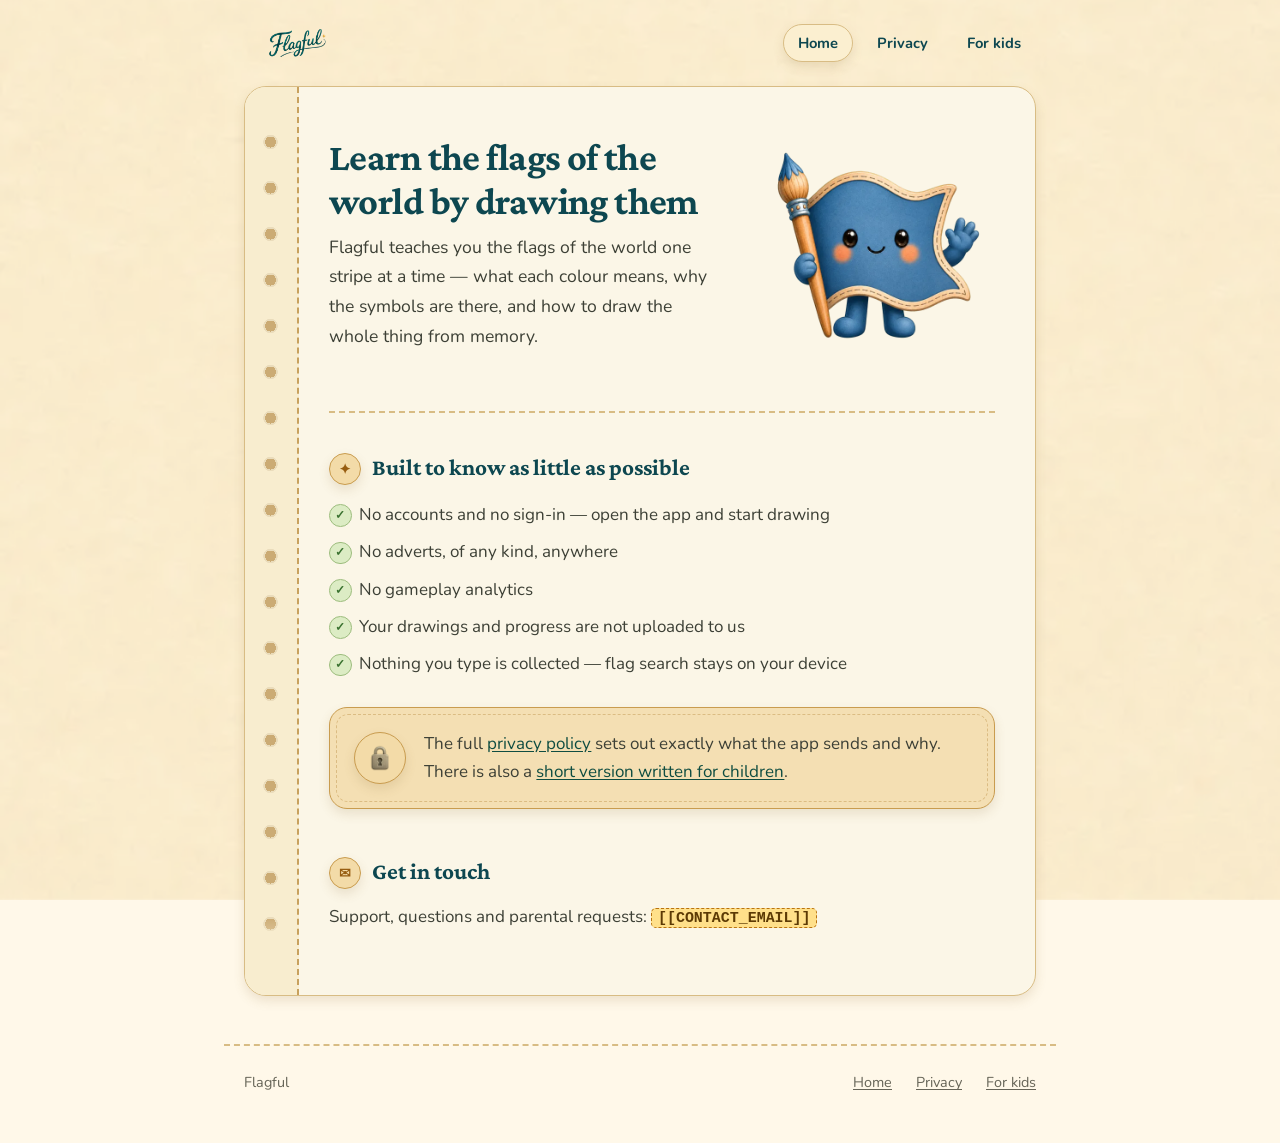
<file: index.html>
<!doctype html>
<html lang="en">
  <head>
    <meta charset="utf-8" />
    <meta name="viewport" content="width=device-width, initial-scale=1" />
    <title>Flagful — learn the flags of the world by drawing them</title>
    <meta
      name="description"
      content="Flagful is a drawing game for learning the flags of the world. No accounts, no adverts, no gameplay analytics."
    />
    <link rel="icon" href="assets/favicon.png" />
    <link rel="stylesheet" href="style.css" />
  </head>
  <body>
    <header class="site">
      <div class="wrap">
        <a class="brand" href="/"
          ><img src="assets/logo.webp" alt="Flagful"
        /></a>
        <nav>
          <a href="/" aria-current="page">Home</a>
          <a href="/privacy.html">Privacy</a>
          <a href="/privacy-kids.html">For kids</a>
        </nav>
      </div>
    </header>

    <main class="wrap">
      <article class="notebook">
        <div class="hero">
          <div class="hero-copy">
            <h1>Learn the flags of the world by drawing them</h1>
            <p class="lede">
              Flagful teaches you the flags of the world one stripe at a time —
              what each colour means, why the symbols are there, and how to draw
              the whole thing from memory.
            </p>
          </div>
          <img
            class="mascot"
            src="assets/flaggy-waving.webp"
            alt="Flaggy, the Flagful mascot, waving"
          />
        </div>

        <hr class="cutline" />

        <h2><span class="num">✦</span> Built to know as little as possible</h2>
        <ul class="yep">
          <li>No accounts and no sign-in — open the app and start drawing</li>
          <li>No adverts, of any kind, anywhere</li>
          <li>No gameplay analytics</li>
          <li>Your drawings and progress are not uploaded to us</li>
          <li>
            Nothing you type is collected — flag search stays on your device
          </li>
        </ul>

        <div class="callout with-icon">
          <div class="medallion">
            <img src="assets/icon-lock.webp" alt="" role="presentation" />
          </div>
          <div>
            <p>
              The full <a href="/privacy.html">privacy policy</a> sets out
              exactly what the app sends and why. There is also a
              <a href="/privacy-kids.html">short version written for children</a
              >.
            </p>
          </div>
        </div>

        <h2><span class="num">✉</span> Get in touch</h2>
        <p>
          Support, questions and parental requests:
          <span class="todo">[[CONTACT_EMAIL]]</span>
        </p>
      </article>
    </main>

    <footer class="site">
      <div class="wrap">
        <span>Flagful</span>
        <span class="spacer"></span>
        <a href="/">Home</a>
        <a href="/privacy.html">Privacy</a>
        <a href="/privacy-kids.html">For kids</a>
      </div>
    </footer>
  </body>
</html>
</file>
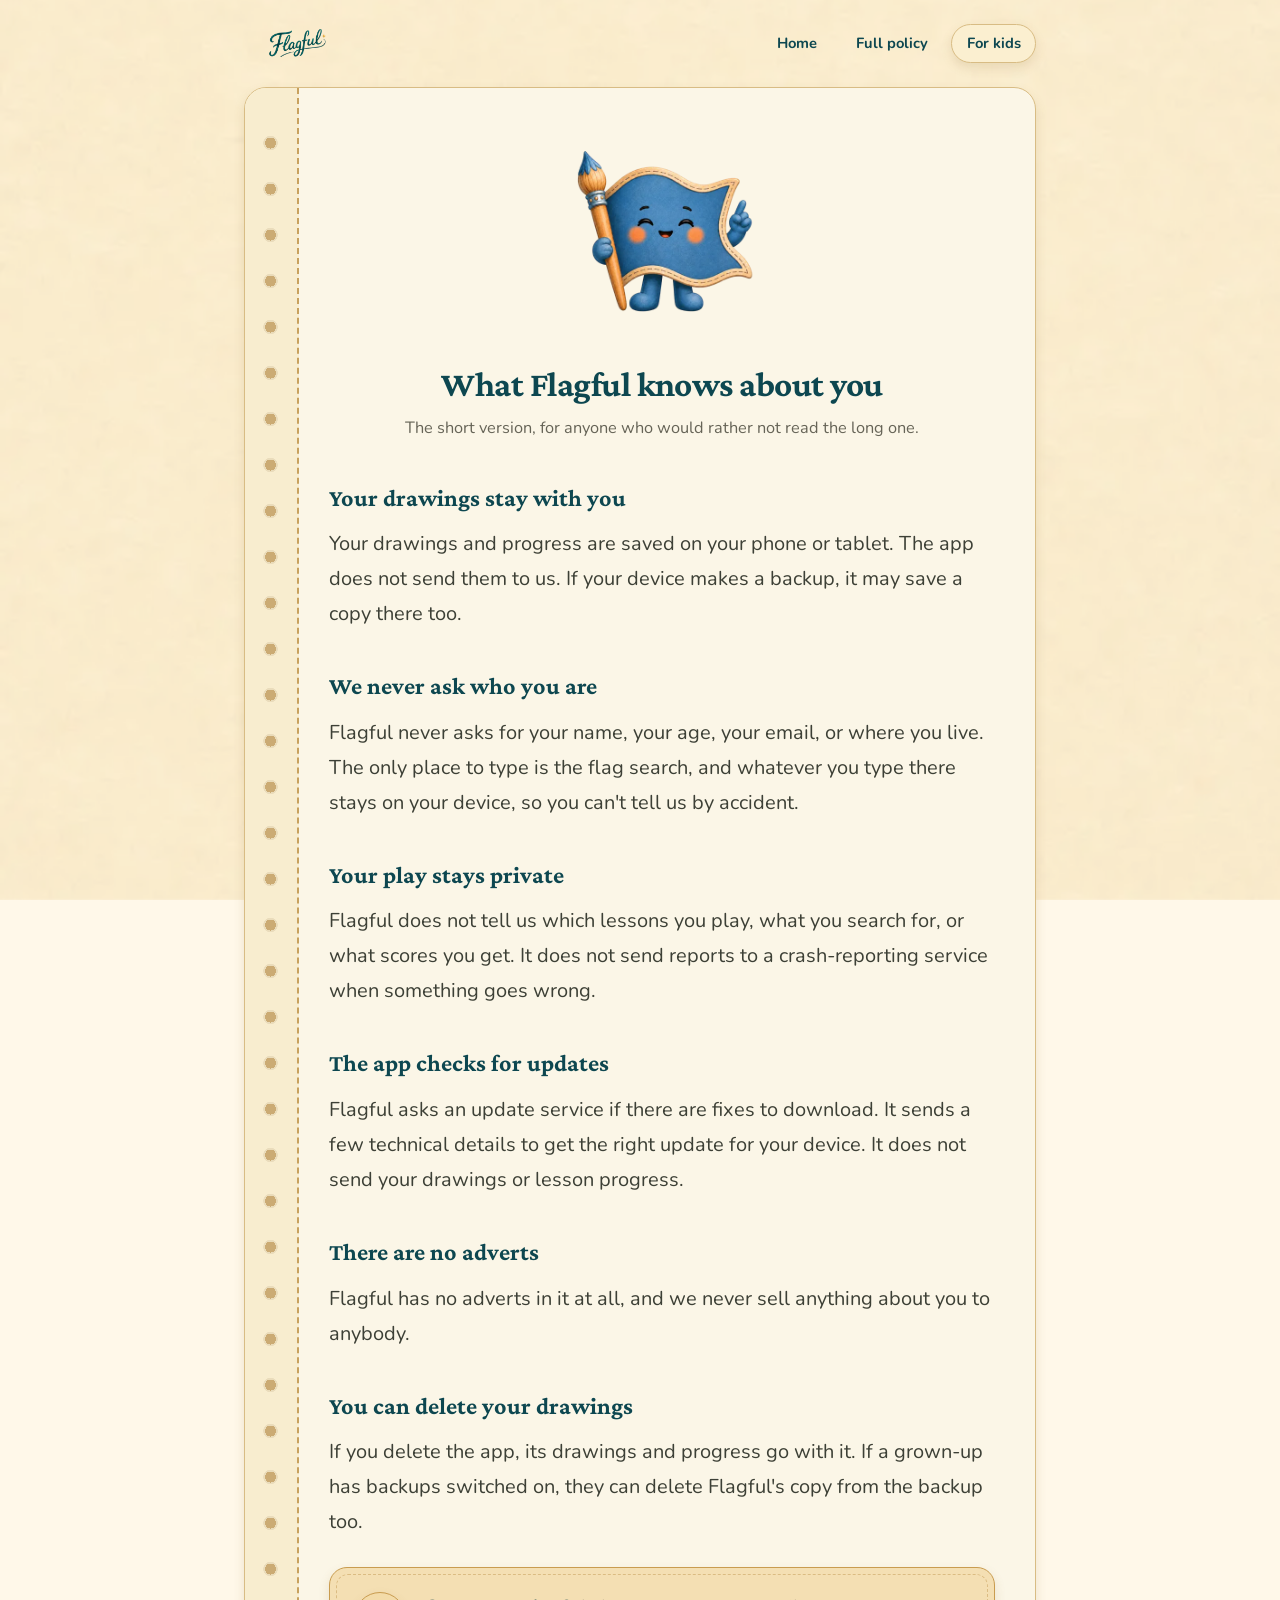
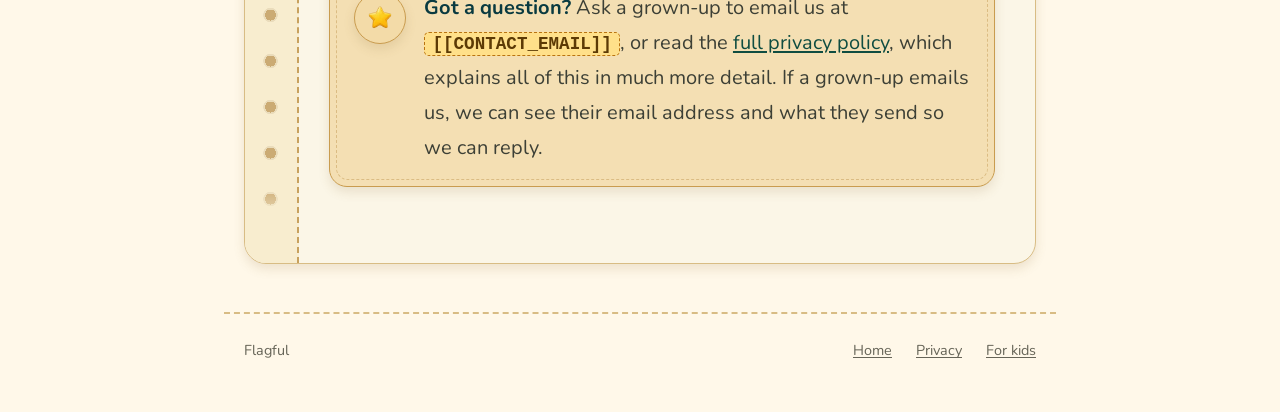
<file: privacy-kids.html>
<!doctype html>
<html lang="en">
  <head>
    <meta charset="utf-8" />
    <meta name="viewport" content="width=device-width, initial-scale=1" />
    <title>What Flagful knows about you</title>
    <meta
      name="description"
      content="A short, plain explanation of what Flagful knows about you, written to be read by children."
    />
    <link rel="icon" href="assets/favicon.png" />
    <link rel="stylesheet" href="style.css" />
  </head>
  <body class="kids">
    <header class="site">
      <div class="wrap">
        <a class="brand" href="/"
          ><img src="assets/logo.webp" alt="Flagful"
        /></a>
        <nav>
          <a href="/">Home</a>
          <a href="/privacy.html">Full policy</a>
          <a href="/privacy-kids.html" aria-current="page">For kids</a>
        </nav>
      </div>
    </header>

    <main class="wrap">
      <article class="notebook">
        <img
          class="mascot-centre"
          src="assets/flaggy-storyteller.webp"
          alt="Flaggy, the Flagful mascot, telling a story"
        />

        <h1>What Flagful knows about you</h1>
        <p class="meta">
          The short version, for anyone who would rather not read the long one.
        </p>

        <h2>Your drawings stay with you</h2>
        <p>
          Your drawings and progress are saved on your phone or tablet. The app
          does not send them to us. If your device makes a backup, it may save a
          copy there too.
        </p>

        <h2>We never ask who you are</h2>
        <p>
          Flagful never asks for your name, your age, your email, or where you
          live. The only place to type is the flag search, and whatever you type
          there stays on your device, so you can't tell us by accident.
        </p>

        <h2>Your play stays private</h2>
        <p>
          Flagful does not tell us which lessons you play, what you search for,
          or what scores you get. It does not send reports to a crash-reporting
          service when something goes wrong.
        </p>

        <h2>The app checks for updates</h2>
        <p>
          Flagful asks an update service if there are fixes to download. It
          sends a few technical details to get the right update for your device.
          It does not send your drawings or lesson progress.
        </p>

        <h2>There are no adverts</h2>
        <p>
          Flagful has no adverts in it at all, and we never sell anything about
          you to anybody.
        </p>

        <h2>You can delete your drawings</h2>
        <p>
          If you delete the app, its drawings and progress go with it. If a
          grown-up has backups switched on, they can delete Flagful's copy from
          the backup too.
        </p>

        <div class="callout with-icon">
          <div class="medallion">
            <img src="assets/icon-star.webp" alt="" role="presentation" />
          </div>
          <div>
            <p>
              <strong>Got a question?</strong> Ask a grown-up to email us at
              <span class="todo">[[CONTACT_EMAIL]]</span>, or read the
              <a href="/privacy.html">full privacy policy</a>, which explains
              all of this in much more detail. If a grown-up emails us, we can
              see their email address and what they send so we can reply.
            </p>
          </div>
        </div>
      </article>
    </main>

    <footer class="site">
      <div class="wrap">
        <span>Flagful</span>
        <span class="spacer"></span>
        <a href="/">Home</a>
        <a href="/privacy.html">Privacy</a>
        <a href="/privacy-kids.html">For kids</a>
      </div>
    </footer>
  </body>
</html>
</file>
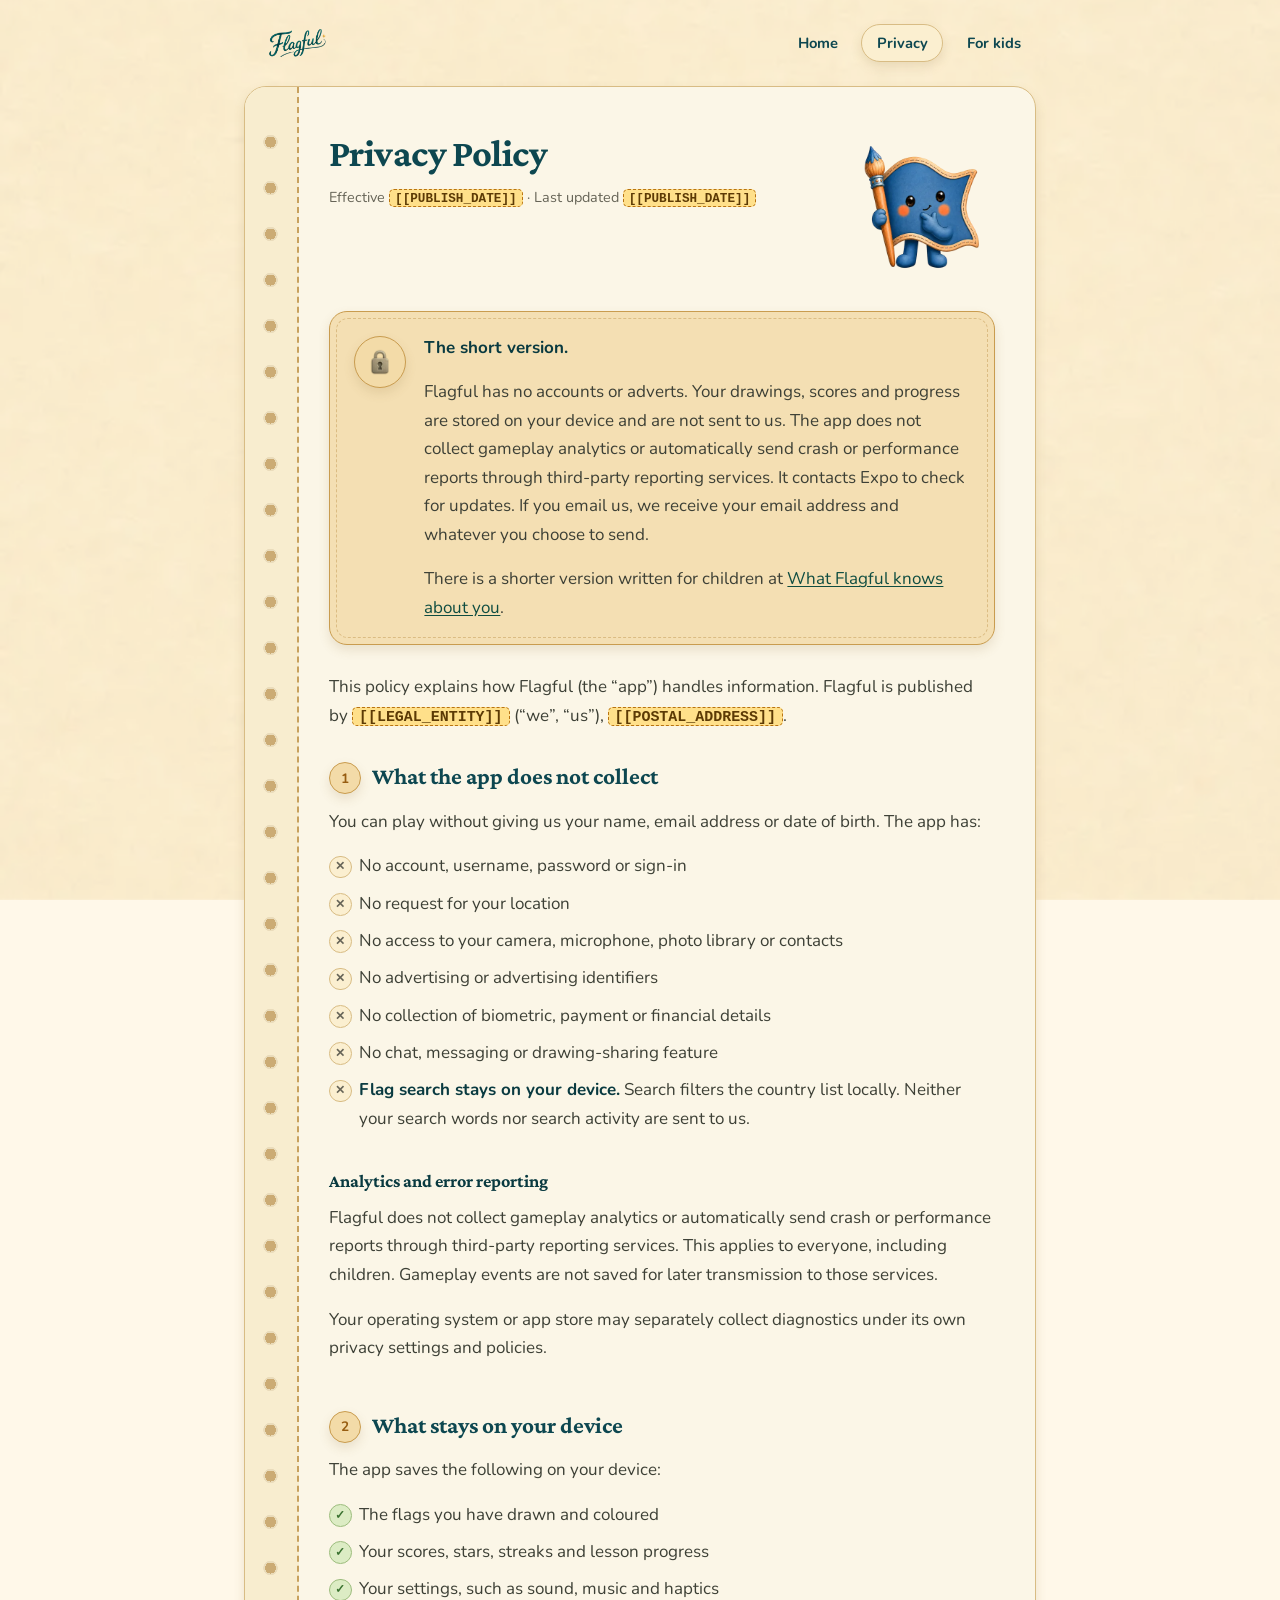
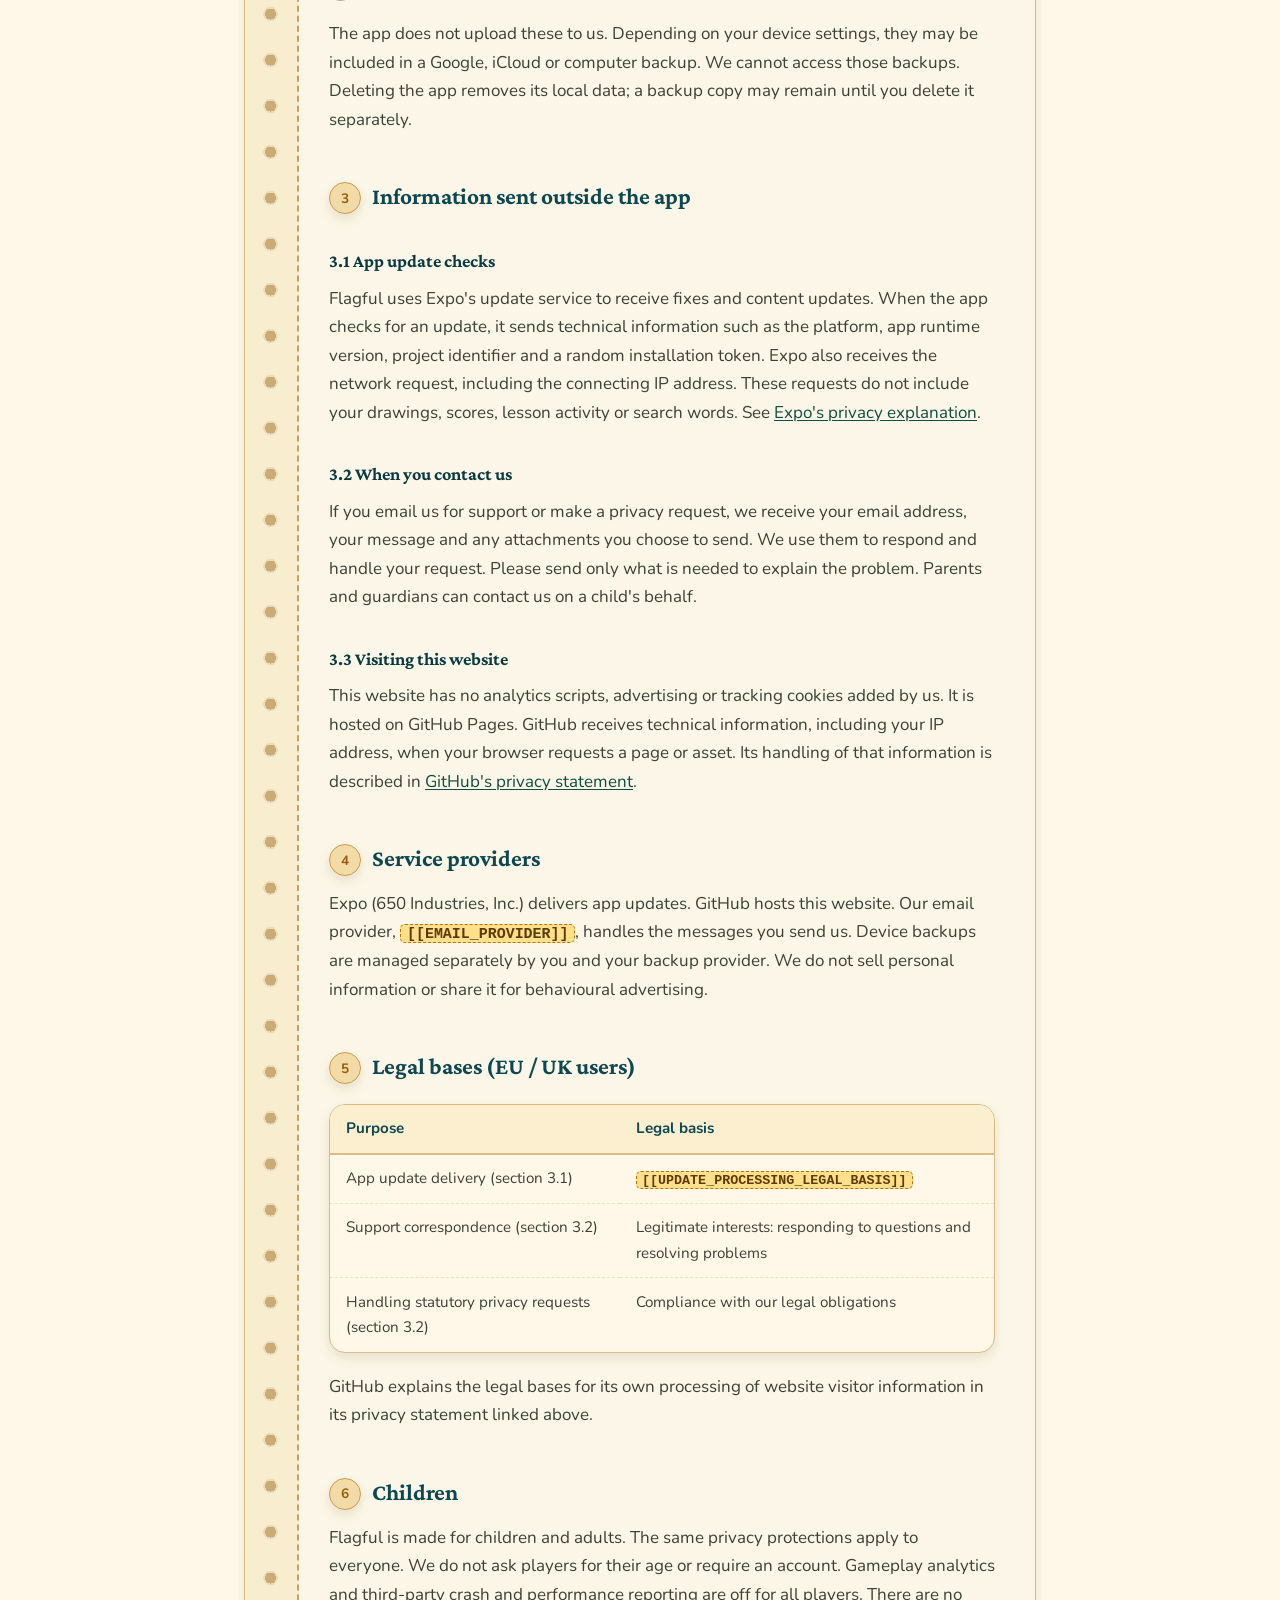
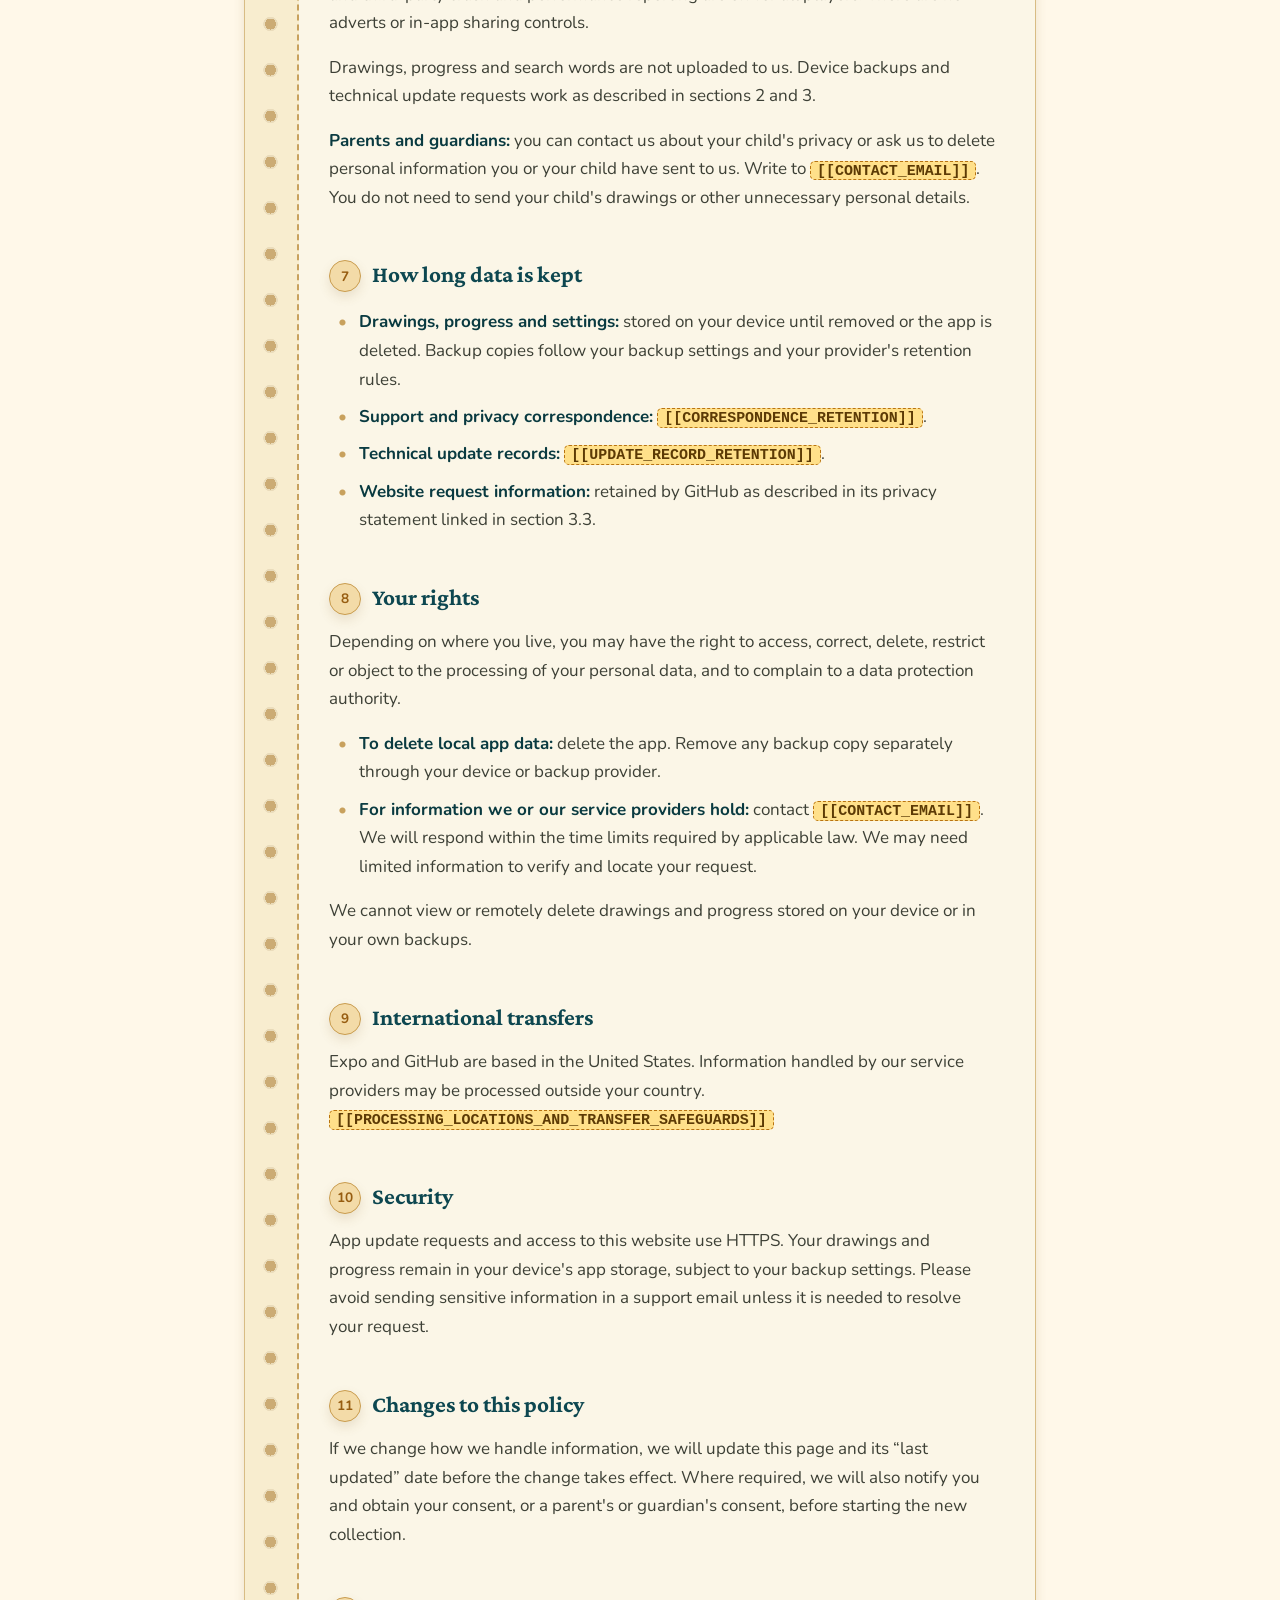
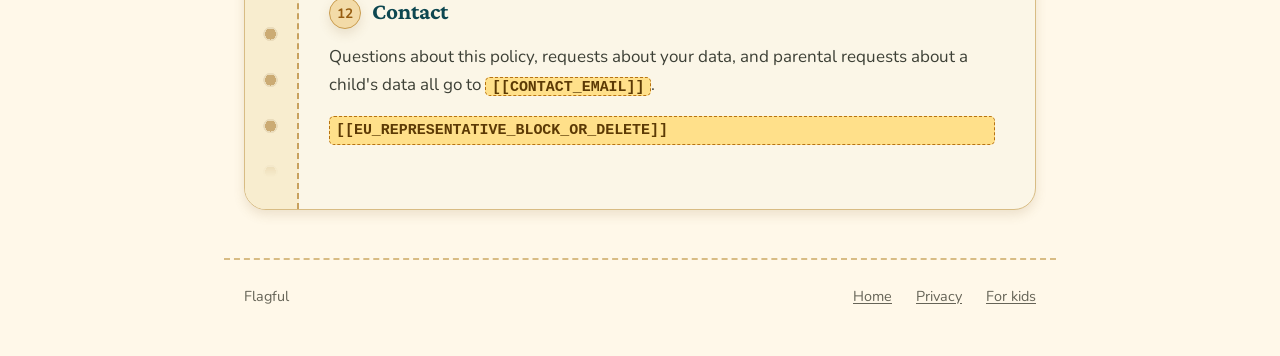
<file: privacy.html>
<!doctype html>
<html lang="en">
  <head>
    <meta charset="utf-8" />
    <meta name="viewport" content="width=device-width, initial-scale=1" />
    <title>Privacy Policy — Flagful</title>
    <meta
      name="description"
      content="What Flagful collects, what it does not, and how to exercise your rights."
    />
    <link rel="icon" href="assets/favicon.png" />
    <link rel="stylesheet" href="style.css" />
  </head>
  <body>
    <header class="site">
      <div class="wrap">
        <a class="brand" href="/"
          ><img src="assets/logo.webp" alt="Flagful"
        /></a>
        <nav>
          <a href="/">Home</a>
          <a href="/privacy.html" aria-current="page">Privacy</a>
          <a href="/privacy-kids.html">For kids</a>
        </nav>
      </div>
    </header>

    <main class="wrap">
      <article class="notebook">
        <div class="hero compact">
          <div class="hero-copy">
            <h1>Privacy Policy</h1>
            <p class="meta">
              Effective <span class="todo">[[PUBLISH_DATE]]</span> · Last
              updated <span class="todo">[[PUBLISH_DATE]]</span>
            </p>
          </div>
          <img
            class="mascot"
            src="assets/flaggy-thinking.webp"
            alt=""
            role="presentation"
          />
        </div>

        <div class="callout with-icon">
          <div class="medallion">
            <img src="assets/icon-lock.webp" alt="" role="presentation" />
          </div>
          <div>
            <p><strong>The short version.</strong></p>
            <p>
              Flagful has no accounts or adverts. Your drawings, scores and
              progress are stored on your device and are not sent to us. The app
              does not collect gameplay analytics or automatically send crash or
              performance reports through third-party reporting services. It
              contacts Expo to check for updates. If you email us, we receive
              your email address and whatever you choose to send.
            </p>
            <p>
              There is a shorter version written for children at
              <a href="/privacy-kids.html">What Flagful knows about you</a>.
            </p>
          </div>
        </div>

        <p>
          This policy explains how Flagful (the &ldquo;app&rdquo;) handles
          information. Flagful is published by
          <span class="todo">[[LEGAL_ENTITY]]</span> (&ldquo;we&rdquo;,
          &ldquo;us&rdquo;), <span class="todo">[[POSTAL_ADDRESS]]</span>.
        </p>

        <h2><span class="num">1</span> What the app does not collect</h2>
        <p>
          You can play without giving us your name, email address or date of
          birth. The app has:
        </p>
        <ul class="nope">
          <li>No account, username, password or sign-in</li>
          <li>No request for your location</li>
          <li>
            No access to your camera, microphone, photo library or contacts
          </li>
          <li>No advertising or advertising identifiers</li>
          <li>No collection of biometric, payment or financial details</li>
          <li>No chat, messaging or drawing-sharing feature</li>
          <li>
            <strong>Flag search stays on your device.</strong> Search filters
            the country list locally. Neither your search words nor search
            activity are sent to us.
          </li>
        </ul>
        <h3>Analytics and error reporting</h3>
        <p>
          Flagful does not collect gameplay analytics or automatically send
          crash or performance reports through third-party reporting services.
          This applies to everyone, including children. Gameplay events are not
          saved for later transmission to those services.
        </p>
        <p>
          Your operating system or app store may separately collect diagnostics
          under its own privacy settings and policies.
        </p>

        <h2><span class="num">2</span> What stays on your device</h2>
        <p>The app saves the following on your device:</p>
        <ul class="yep">
          <li>The flags you have drawn and coloured</li>
          <li>Your scores, stars, streaks and lesson progress</li>
          <li>Your settings, such as sound, music and haptics</li>
        </ul>
        <p>
          The app does not upload these to us. Depending on your device
          settings, they may be included in a Google, iCloud or computer backup.
          We cannot access those backups. Deleting the app removes its local
          data; a backup copy may remain until you delete it separately.
        </p>

        <h2><span class="num">3</span> Information sent outside the app</h2>
        <h3>3.1 App update checks</h3>
        <p>
          Flagful uses Expo's update service to receive fixes and content
          updates. When the app checks for an update, it sends technical
          information such as the platform, app runtime version, project
          identifier and a random installation token. Expo also receives the
          network request, including the connecting IP address. These requests
          do not include your drawings, scores, lesson activity or search words.
          See
          <a href="https://expo.dev/privacy-explained"
            >Expo's privacy explanation</a
          >.
        </p>

        <h3>3.2 When you contact us</h3>
        <p>
          If you email us for support or make a privacy request, we receive your
          email address, your message and any attachments you choose to send. We
          use them to respond and handle your request. Please send only what is
          needed to explain the problem. Parents and guardians can contact us on
          a child's behalf.
        </p>

        <h3>3.3 Visiting this website</h3>
        <p>
          This website has no analytics scripts, advertising or tracking cookies
          added by us. It is hosted on GitHub Pages. GitHub receives technical
          information, including your IP address, when your browser requests a
          page or asset. Its handling of that information is described in
          <a
            href="https://docs.github.com/en/site-policy/privacy-policies/github-general-privacy-statement"
            >GitHub's privacy statement</a
          >.
        </p>

        <h2><span class="num">4</span> Service providers</h2>
        <p>
          Expo (650 Industries, Inc.) delivers app updates. GitHub hosts this
          website. Our email provider,
          <span class="todo">[[EMAIL_PROVIDER]]</span>, handles the messages you
          send us. Device backups are managed separately by you and your backup
          provider. We do not sell personal information or share it for
          behavioural advertising.
        </p>

        <h2><span class="num">5</span> Legal bases (EU / UK users)</h2>
        <div class="table-scroll">
          <table>
            <thead>
              <tr>
                <th>Purpose</th>
                <th>Legal basis</th>
              </tr>
            </thead>
            <tbody>
              <tr>
                <td>App update delivery (section 3.1)</td>
                <td>
                  <span class="todo">[[UPDATE_PROCESSING_LEGAL_BASIS]]</span>
                </td>
              </tr>
              <tr>
                <td>Support correspondence (section 3.2)</td>
                <td>
                  Legitimate interests: responding to questions and resolving
                  problems
                </td>
              </tr>
              <tr>
                <td>Handling statutory privacy requests (section 3.2)</td>
                <td>Compliance with our legal obligations</td>
              </tr>
            </tbody>
          </table>
        </div>
        <p>
          GitHub explains the legal bases for its own processing of website
          visitor information in its privacy statement linked above.
        </p>

        <h2><span class="num">6</span> Children</h2>
        <p>
          Flagful is made for children and adults. The same privacy protections
          apply to everyone. We do not ask players for their age or require an
          account. Gameplay analytics and third-party crash and performance
          reporting are off for all players. There are no adverts or in-app
          sharing controls.
        </p>
        <p>
          Drawings, progress and search words are not uploaded to us. Device
          backups and technical update requests work as described in sections 2
          and 3.
        </p>
        <p>
          <strong>Parents and guardians:</strong> you can contact us about your
          child's privacy or ask us to delete personal information you or your
          child have sent to us. Write to
          <span class="todo">[[CONTACT_EMAIL]]</span>. You do not need to send
          your child's drawings or other unnecessary personal details.
        </p>

        <h2><span class="num">7</span> How long data is kept</h2>
        <ul>
          <li>
            <strong>Drawings, progress and settings:</strong> stored on your
            device until removed or the app is deleted. Backup copies follow
            your backup settings and your provider's retention rules.
          </li>
          <li>
            <strong>Support and privacy correspondence:</strong>
            <span class="todo">[[CORRESPONDENCE_RETENTION]]</span>.
          </li>
          <li>
            <strong>Technical update records:</strong>
            <span class="todo">[[UPDATE_RECORD_RETENTION]]</span>.
          </li>
          <li>
            <strong>Website request information:</strong> retained by GitHub as
            described in its privacy statement linked in section 3.3.
          </li>
        </ul>

        <h2><span class="num">8</span> Your rights</h2>
        <p>
          Depending on where you live, you may have the right to access,
          correct, delete, restrict or object to the processing of your personal
          data, and to complain to a data protection authority.
        </p>
        <ul>
          <li>
            <strong>To delete local app data:</strong> delete the app. Remove
            any backup copy separately through your device or backup provider.
          </li>
          <li>
            <strong>For information we or our service providers hold:</strong>
            contact <span class="todo">[[CONTACT_EMAIL]]</span>. We will respond
            within the time limits required by applicable law. We may need
            limited information to verify and locate your request.
          </li>
        </ul>
        <p>
          We cannot view or remotely delete drawings and progress stored on your
          device or in your own backups.
        </p>

        <h2><span class="num">9</span> International transfers</h2>
        <p>
          Expo and GitHub are based in the United States. Information handled by
          our service providers may be processed outside your country.
          <span class="todo"
            >[[PROCESSING_LOCATIONS_AND_TRANSFER_SAFEGUARDS]]</span
          >
        </p>

        <h2><span class="num">10</span> Security</h2>
        <p>
          App update requests and access to this website use HTTPS. Your
          drawings and progress remain in your device's app storage, subject to
          your backup settings. Please avoid sending sensitive information in a
          support email unless it is needed to resolve your request.
        </p>

        <h2><span class="num">11</span> Changes to this policy</h2>
        <p>
          If we change how we handle information, we will update this page and
          its &ldquo;last updated&rdquo; date before the change takes effect.
          Where required, we will also notify you and obtain your consent, or a
          parent's or guardian's consent, before starting the new collection.
        </p>

        <h2><span class="num">12</span> Contact</h2>
        <p>
          Questions about this policy, requests about your data, and parental
          requests about a child's data all go to
          <span class="todo">[[CONTACT_EMAIL]]</span>.
        </p>
        <p class="todo">[[EU_REPRESENTATIVE_BLOCK_OR_DELETE]]</p>
      </article>
    </main>

    <footer class="site">
      <div class="wrap">
        <span>Flagful</span>
        <span class="spacer"></span>
        <a href="/">Home</a>
        <a href="/privacy.html">Privacy</a>
        <a href="/privacy-kids.html">For kids</a>
      </div>
    </footer>
  </body>
</html>
</file>
<file: style.css>
/* ─────────────────────────────────────────────────────────────────────────────
   Flagful site — notebook chassis.

   Palette, radii and the shadow are transcribed from src/theme/tokens.ts in the
   app repo so the site and the app read as one product. Values are duplicated
   here rather than imported because this is a dependency-free static site; if a
   token moves in the app, move it here too.

   Two deliberate constraints, both inherited from the app's visual language:

   1. ONE shadow language. Every raised surface takes --shadow. Nothing gets a
      bespoke drop shadow.
   2. No gradient behind a heading. Backgrounds are flat colour or flat texture.
      The only gradients here draw the spiral binding holes, which are artwork.

   Fonts are self-hosted. Requesting them from Google would send every visitor's
   IP to Google, which is a poor look on a privacy policy and has been held to
   breach the GDPR in the EU. This page makes zero third-party requests.
   ───────────────────────────────────────────────────────────────────────────── */

@font-face {
  font-family: "Crimson Pro";
  src: url("assets/fonts/crimson-pro-700.woff2") format("woff2");
  font-weight: 700;
  font-style: normal;
  font-display: swap;
}

@font-face {
  font-family: "Nunito";
  src: url("assets/fonts/nunito-400.woff2") format("woff2");
  font-weight: 400;
  font-style: normal;
  font-display: swap;
}

@font-face {
  font-family: "Nunito";
  src: url("assets/fonts/nunito-700.woff2") format("woff2");
  font-weight: 700;
  font-style: normal;
  font-display: swap;
}

:root {
  /* Backgrounds */
  --cream: #fff8e9;
  --cream-deep: #f8edcf;
  --paper: #fbf6e7;
  --surface: #fbefd0;
  --popup-paper: #f4dfb3;
  --popup-note: #fff3d6;
  --popup-emblem: #f3dba8;

  /* Borders */
  --border: #d8bc84;
  --border-light: #e5d0a7;
  --paper-line: #eadfc9;
  --popup-border: #c99c4f;
  --stitch: #c8a15d;

  /* Ink */
  --ink: #0d4750;
  --teal-dark: #093a40;
  --copy: #3d4036;
  --muted: #666457;

  /* Accents */
  --green: #1f705b;
  --green-dark: #0f4d41;
  --gold-ink: #975d11;
  --amber: #b87312;

  /* Radii — Radii.* in tokens.ts */
  --r-card-lg: 22px;
  --r-card: 18px;
  --r-button: 16px;
  --r-pill: 29px;

  /* The single shadow. Shadows.card in tokens.ts. */
  --shadow: 0 5px 11px rgba(140, 111, 54, 0.16);

  --serif: "Crimson Pro", Georgia, "Iowan Old Style", "Times New Roman", serif;
  --sans:
    "Nunito", -apple-system, BlinkMacSystemFont, "Segoe UI", Roboto, Helvetica,
    Arial, sans-serif;
}

* {
  box-sizing: border-box;
}

html {
  scroll-behavior: smooth;
}

body {
  margin: 0;
  background-color: var(--cream);
  color: var(--copy);
  font-family: var(--sans);
  font-size: 17px;
  line-height: 1.68;
  -webkit-text-size-adjust: 100%;
  position: relative;
}

/* Paper fibres over the whole page. Fixed and multiplied so the grain sits in
   the paper rather than scrolling across it like a sticker. */
body::before {
  content: "";
  position: fixed;
  inset: 0;
  background-image: url("assets/paper-fibers.webp");
  background-size: cover;
  background-position: center;
  mix-blend-mode: multiply;
  opacity: 0.4;
  pointer-events: none;
  z-index: 0;
}

body > * {
  position: relative;
  z-index: 1;
}

.wrap {
  max-width: 52rem;
  margin: 0 auto;
  padding: 0 1.25rem;
}

/* ── Header ────────────────────────────────────────────────────────────────── */

header.site .wrap {
  padding-top: 1.5rem;
  padding-bottom: 1.5rem;
  display: flex;
  align-items: center;
  gap: 1rem;
  flex-wrap: wrap;
}

header.site .brand img {
  display: block;
  height: 38px;
  width: auto;
}

header.site nav {
  margin-left: auto;
  display: flex;
  gap: 0.5rem;
  flex-wrap: wrap;
}

header.site nav a {
  color: var(--ink);
  text-decoration: none;
  font-size: 0.92rem;
  font-weight: 700;
  padding: 0.35rem 0.9rem;
  border-radius: var(--r-pill);
  border: 1px solid transparent;
}

header.site nav a:hover,
header.site nav a[aria-current="page"] {
  background: var(--surface);
  border-color: var(--border);
  box-shadow: var(--shadow);
}

/* ── The notebook page ─────────────────────────────────────────────────────── */

.notebook {
  position: relative;
  background: var(--paper);
  border: 1px solid var(--border);
  border-radius: var(--r-card-lg);
  box-shadow: var(--shadow);
  padding: 2.75rem 2.5rem 3rem 5.25rem;
  margin-bottom: 3rem;
  overflow: hidden;
}

/* Binding gutter — a deeper strip of paper with a stitched edge. */
.notebook::before {
  content: "";
  position: absolute;
  left: 0;
  top: 0;
  bottom: 0;
  width: 3.25rem;
  background: var(--cream-deep);
  border-right: 2px dashed var(--stitch);
}

/* Punched rings. The only gradients on the site; they are artwork, not a scrim. */
.notebook::after {
  content: "";
  position: absolute;
  left: 1.15rem;
  top: 2rem;
  bottom: 2rem;
  width: 15px;
  background-image: radial-gradient(
    circle at 50% 50%,
    #cbab74 0 5.5px,
    #eadcbb 5.5px 7px,
    transparent 7.5px
  );
  background-size: 15px 46px;
  background-repeat: repeat-y;
  /* Fade the strip out at the bottom. Without this the final ring is sliced
     wherever the page happens to end, which reads as a smudge rather than a
     punched hole. */
  -webkit-mask-image: linear-gradient(
    to bottom,
    #000 calc(100% - 46px),
    transparent 100%
  );
  mask-image: linear-gradient(
    to bottom,
    #000 calc(100% - 46px),
    transparent 100%
  );
}

/* ── Type ──────────────────────────────────────────────────────────────────── */

h1 {
  font-family: var(--serif);
  font-weight: 700;
  color: var(--ink);
  font-size: 2.4rem;
  line-height: 1.15;
  letter-spacing: -0.015em;
  margin: 0 0 0.6rem;
}

h2 {
  font-family: var(--serif);
  font-weight: 700;
  color: var(--ink);
  font-size: 1.45rem;
  line-height: 1.25;
  margin: 3rem 0 0.85rem;
  display: flex;
  align-items: baseline;
  gap: 0.7rem;
}

h2:first-of-type {
  margin-top: 2rem;
}

/* Section medallion. Parchment disc, same shadow as every other raised thing. */
h2 .num {
  flex: none;
  display: inline-grid;
  place-items: center;
  width: 2rem;
  height: 2rem;
  border-radius: 50%;
  background: var(--popup-emblem);
  border: 1px solid var(--popup-border);
  box-shadow: var(--shadow);
  font-family: var(--sans);
  font-size: 0.85rem;
  font-weight: 700;
  color: var(--gold-ink);
  align-self: center;
}

h3 {
  font-family: var(--serif);
  font-weight: 700;
  color: var(--teal-dark);
  font-size: 1.13rem;
  margin: 2rem 0 0.5rem;
}

p {
  margin: 0 0 1rem;
}

p,
li,
td {
  overflow-wrap: break-word;
}

a {
  color: var(--green-dark);
  text-underline-offset: 2px;
}

a:hover {
  color: var(--ink);
}

strong {
  font-weight: 700;
  color: var(--teal-dark);
}

code {
  font-family: ui-monospace, SFMono-Regular, Menlo, Consolas, monospace;
  font-size: 0.9em;
  background: var(--surface);
  border: 1px solid var(--border-light);
  border-radius: 6px;
  padding: 0.05em 0.35em;
}

.meta {
  color: var(--muted);
  font-size: 0.9rem;
  margin: 0 0 1.75rem;
}

.lede {
  font-size: 1.1rem;
  color: var(--copy);
}

/* ── Lists ─────────────────────────────────────────────────────────────────── */

ul {
  padding-left: 0;
  list-style: none;
  margin: 1rem 0;
}

ul li {
  position: relative;
  padding-left: 1.9rem;
  margin: 0.55rem 0;
}

ul li::before {
  content: "•";
  position: absolute;
  left: 0.55rem;
  color: var(--stitch);
  font-weight: 700;
}

/* Marked lists. The glyph carries the meaning as well as the tint, so the
   distinction survives without colour vision — same rule as the app's rubric. */
ul.nope li::before,
ul.yep li::before {
  content: "✕";
  left: 0;
  top: 0.28em;
  width: 1.3rem;
  height: 1.3rem;
  display: grid;
  place-items: center;
  border-radius: 50%;
  font-size: 0.72rem;
  line-height: 1;
  background: var(--surface);
  border: 1px solid var(--border);
  color: var(--muted);
}

ul.yep li::before {
  content: "✓";
  background: #dcecc4;
  border-color: #9dbd7e;
  color: #39712f;
}

/* ── Callouts ──────────────────────────────────────────────────────────────── */

.callout {
  background: var(--popup-paper);
  border: 1px solid var(--popup-border);
  border-radius: var(--r-card);
  box-shadow: var(--shadow);
  padding: 1.35rem 1.5rem;
  margin: 1.75rem 0;
  position: relative;
}

/* Stitched seam, echoing the app's popup cards. */
.callout::after {
  content: "";
  position: absolute;
  inset: 6px;
  border: 1px dashed var(--stitch);
  border-radius: calc(var(--r-card) - 6px);
  pointer-events: none;
  opacity: 0.55;
}

.callout > * {
  position: relative;
  z-index: 1;
}

.callout p:first-child {
  margin-top: 0;
}

.callout p:last-child {
  margin-bottom: 0;
}

.callout.note {
  background: var(--popup-note);
}

.callout.with-icon {
  display: flex;
  gap: 1.15rem;
  align-items: flex-start;
}

.callout .medallion {
  flex: none;
  width: 3.25rem;
  height: 3.25rem;
  border-radius: 50%;
  background: var(--popup-emblem);
  border: 1px solid var(--popup-border);
  box-shadow: var(--shadow);
  display: grid;
  place-items: center;
  margin-top: 0.15rem;
}

.callout .medallion img {
  width: 1.85rem;
  height: 1.85rem;
  object-fit: contain;
}

/* ── Placeholders ──────────────────────────────────────────────────────────── */

/* Deliberately loud. An unreplaced placeholder on a live privacy policy must be
   impossible to miss, so this is the one element allowed to shout. */
.todo {
  background: #ffe08a;
  border: 1px dashed var(--amber);
  color: #5c3a05;
  font-weight: 700;
  padding: 0.05em 0.4em;
  border-radius: 5px;
  font-family: ui-monospace, SFMono-Regular, Menlo, Consolas, monospace;
  font-size: 0.88em;
  /* Must be allowed to wrap. A long placeholder set to nowrap pushes the whole
     page wider than a phone viewport and everything scrolls sideways. */
  overflow-wrap: anywhere;
}

/* ── Tables ────────────────────────────────────────────────────────────────── */

.table-scroll {
  overflow-x: auto;
  margin: 1.25rem 0;
  border-radius: var(--r-button);
  border: 1px solid var(--border);
  background: var(--cream);
  box-shadow: var(--shadow);
}

table {
  width: 100%;
  border-collapse: collapse;
  font-size: 0.95rem;
  min-width: 30rem;
}

th,
td {
  text-align: left;
  padding: 0.7rem 1rem;
  vertical-align: top;
}

thead th {
  background: var(--surface);
  color: var(--ink);
  font-weight: 700;
  border-bottom: 2px solid var(--border);
}

tbody tr + tr td {
  border-top: 1px dashed var(--paper-line);
}

/* ── Mascot ────────────────────────────────────────────────────────────────── */

.hero {
  display: flex;
  align-items: center;
  gap: 2rem;
  flex-wrap: wrap;
}

.hero-copy {
  flex: 1 1 20rem;
  min-width: 0;
}

.hero img.mascot {
  flex: none;
  width: min(15rem, 42vw);
  height: auto;
}

/* A title-row mascot rather than a hero one — smaller, so a short heading beside
   it does not leave a hole in the layout. */
.hero.compact {
  align-items: flex-start;
  gap: 1.5rem;
}

.hero.compact .hero-copy {
  flex: 1 1 16rem;
}

.hero.compact img.mascot {
  width: min(9.5rem, 30vw);
}

img.mascot-inline {
  float: right;
  width: 8.5rem;
  height: auto;
  margin: 0 0 1rem 1.5rem;
  shape-outside: circle();
}

img.mascot-centre {
  display: block;
  margin: 0 auto 1.5rem;
  width: min(13rem, 45vw);
  height: auto;
}

/* ── Cut line ──────────────────────────────────────────────────────────────── */

.cutline {
  border: 0;
  border-top: 2px dashed var(--border);
  margin: 2.5rem 0;
}

/* ── Footer ────────────────────────────────────────────────────────────────── */

footer.site {
  color: var(--muted);
  font-size: 0.9rem;
}

footer.site .wrap {
  border-top: 2px dashed var(--border);
  padding-top: 1.5rem;
  padding-bottom: 3rem;
  display: flex;
  gap: 1rem 1.5rem;
  flex-wrap: wrap;
  align-items: center;
}

footer.site a {
  color: var(--muted);
}

footer.site .spacer {
  margin-left: auto;
}

/* ── Child-facing summary ──────────────────────────────────────────────────── */

/* Larger everything. The UK Children's Code asks for age-appropriate
   presentation, which is a matter of size and pacing as much as vocabulary. */
body.kids {
  font-size: 20px;
  line-height: 1.75;
}

body.kids h1 {
  font-size: 2.2rem;
  text-align: center;
}

body.kids h2 {
  font-size: 1.5rem;
  margin-top: 2.5rem;
}

body.kids .meta {
  text-align: center;
  font-size: 1.02rem;
}

/* ── Responsive ────────────────────────────────────────────────────────────── */

@media (max-width: 44rem) {
  .notebook {
    padding: 2rem 1.4rem 2.25rem 3.6rem;
  }

  .notebook::before {
    width: 2.2rem;
  }

  .notebook::after {
    left: 0.7rem;
    width: 13px;
    background-size: 13px 40px;
  }
}

@media (max-width: 34rem) {
  body {
    font-size: 16px;
  }

  body.kids {
    font-size: 18px;
  }

  h1 {
    font-size: 1.85rem;
  }

  h2 {
    font-size: 1.25rem;
  }

  img.mascot-inline {
    float: none;
    display: block;
    margin: 0 auto 1rem;
  }

  .hero.compact img.mascot {
    margin: 0 auto;
  }
}

@media (prefers-reduced-motion: reduce) {
  html {
    scroll-behavior: auto;
  }
}

/* ── Print ─────────────────────────────────────────────────────────────────── */

/* People do save privacy policies as PDFs. Strip the chassis, keep the words. */
@media print {
  body {
    background: #fff;
    font-size: 11pt;
  }

  body::before,
  .notebook::before,
  .notebook::after,
  .callout::after,
  header.site nav,
  img.mascot,
  img.mascot-inline,
  img.mascot-centre {
    display: none;
  }

  .notebook {
    border: 0;
    box-shadow: none;
    padding: 0;
    background: none;
  }

  .callout,
  .table-scroll {
    box-shadow: none;
    break-inside: avoid;
  }

  h2,
  h3 {
    break-after: avoid;
  }
}
</file>
